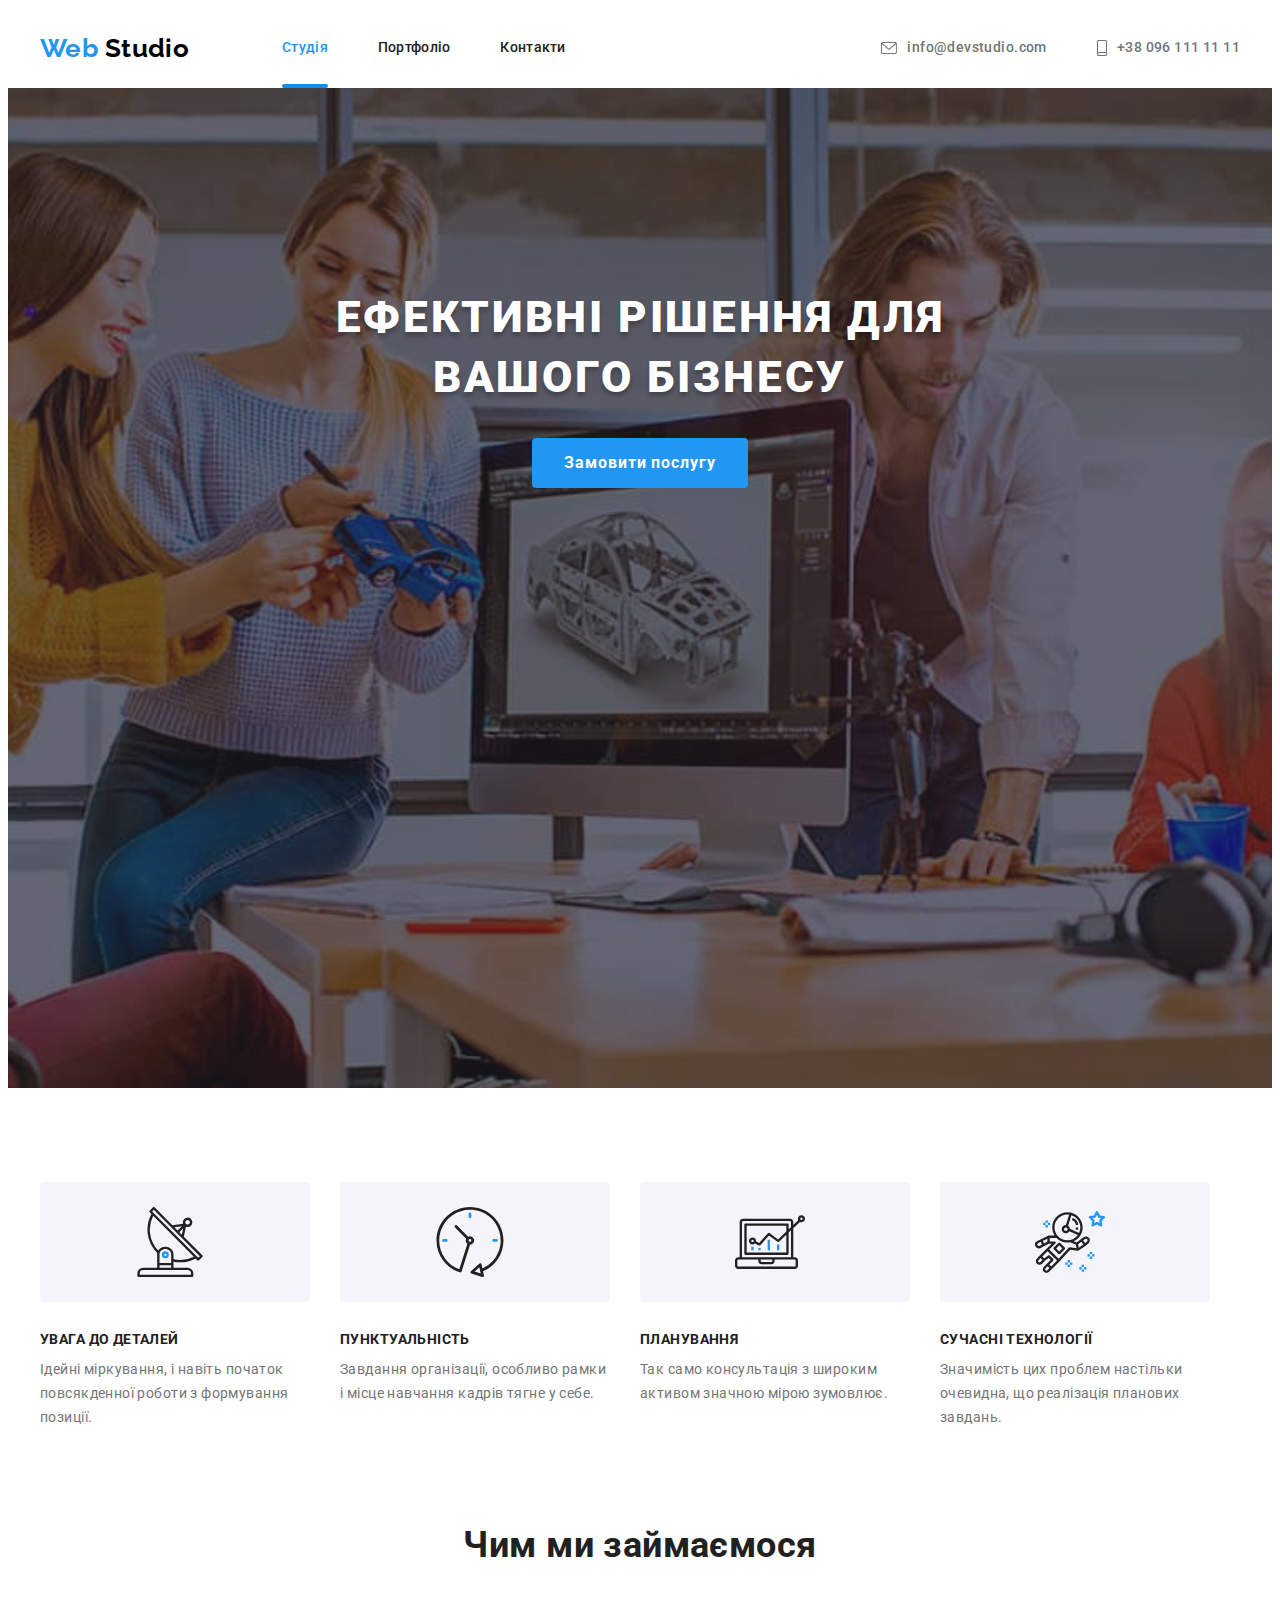
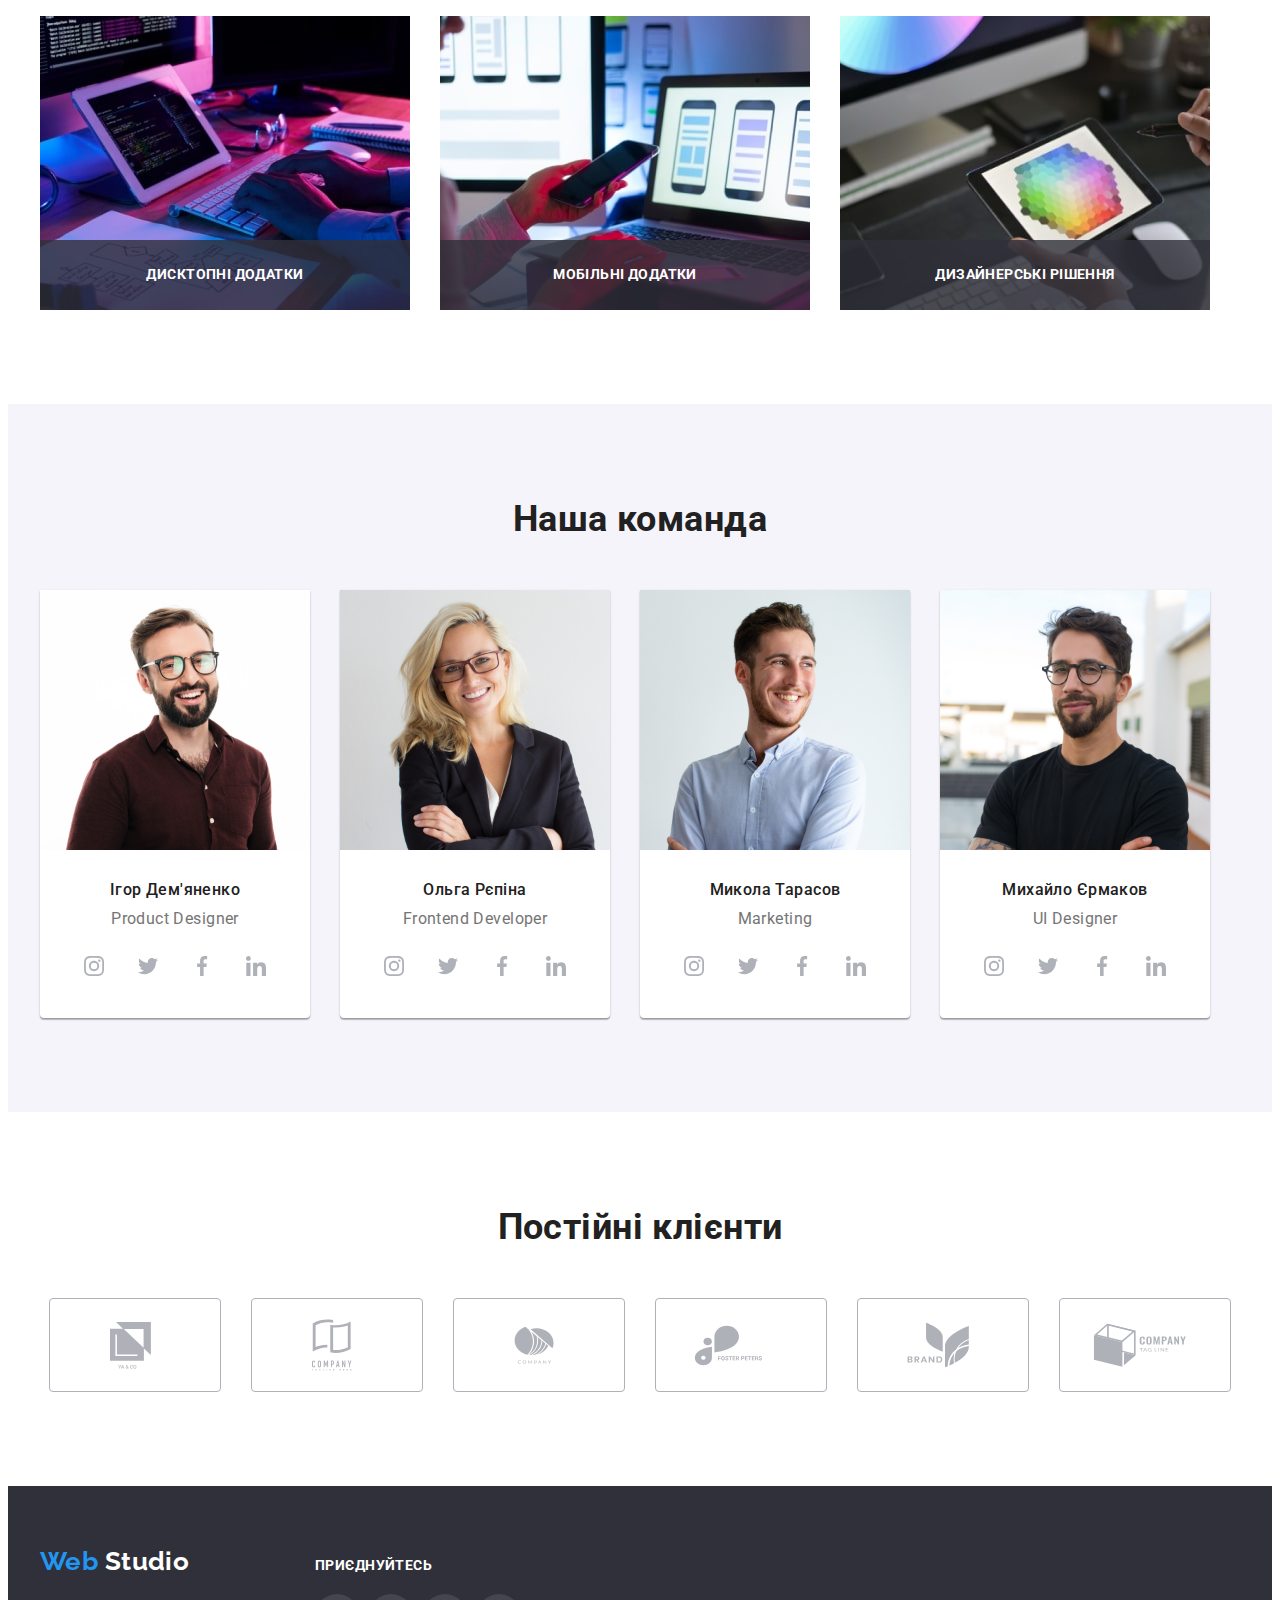
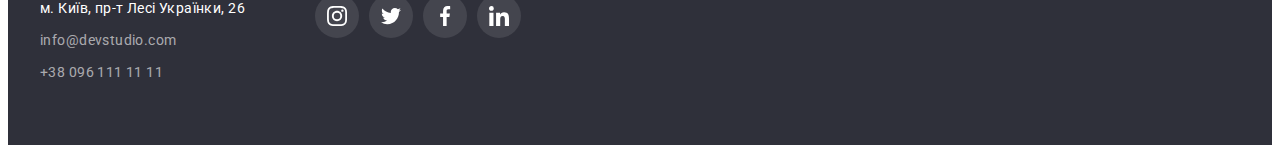
<file: index.html>
<!DOCTYPE html>
<html lang="en">
  <head>
    <meta charset="UTF-8" />
    <meta http-equiv="X-UA-Compatible" content="IE=edge" />
    <meta name="viewport" content="width=device-width, initial-scale=1.0" />
    <title>Document</title>
    <link rel="preconnect" href="https://fonts.googleapis.com" />
    <link rel="preconnect" href="https://fonts.gstatic.com" crossorigin />
    <link
      href="https://fonts.googleapis.com/css2?family=Raleway:wght@700&family=Roboto:wght@400;500;700;900&display=swap"
      rel="stylesheet"
    />
    <link
      rel="stylesheet"
      href="https://cdnjs.cloudflare.com/ajax/libs/modern-normalize/1.1.0/modern-normalize.min.css"
      integrity="sha512-wpPYUAdjBVSE4KJnH1VR1HeZfpl1ub8YT/NKx4PuQ5NmX2tKuGu6U/JRp5y+Y8XG2tV+wKQpNHVUX03MfMFn9Q=="
      crossorigin="anonymous"
      referrerpolicy="no-referrer"
    />
    <link rel="stylesheet" href="./css/styles.css" />
  </head>
  <body>
    <header>
      <!--Nav menu-->
      <div class="conteiner-head head-flex">
        <nav class="nav-flex">
          <a class="logo" href="./index.html">
            Web
            <span class="logo-studio">Studio</span>
          </a>

          <ul class="nav">
            <li class="item">
              <a class="nav-link studio current" href="./index.html">Студія</a>
            </li>
            <li class="item">
              <a class="nav-link portfolio" href="./portfolio.html">Портфоліо</a>
            </li>
            <li class="item">
              <a class="nav-link contacts" href="">Контакти</a>
            </li>
          </ul>
        </nav>

        <!--Contacts-->
        <ul class="contacts">
          <li class="item">
            <a class="mail svg-contacts" href="mailto:info@devstudio.com">
              <svg class="svg-icons" width="16px" height="12px">
                <use href="./images/sprite.svg#icon-envelope"></use>
              </svg>
              info@devstudio.com
            </a>
          </li>
          <li class="item">
            <a class="tel svg-contacts" href="tel:+380961111111">
              <svg class="svg-icons" width="10px" height="16px">
                <use href="./images/sprite.svg#icon-smartphone"></use>
              </svg>
              +38 096 111 11 11
            </a>
          </li>
        </ul>
      </div>
    </header>
    <!--Banner-->
    <main>
      <section class="hero">
        <div class="conteiner">
          <h1 class="heero-title">Ефективні рішення для вашого бізнесу</h1>
          <button class="button" data-modal-open type="button">Замовити послугу</button>
        </div>
      </section>

      <!--What makes us special?-->

      <section class="special section">
        <div class="conteiner">
          <h2 class="visually-hidden">Наші особливості</h2>
          <ul class="special-list">
            <li class="special-item item">
              <div class="svg-conteiner">
                <svg class="svg-icons" width="70px" height="70px">
                  <use href="./images/sprite.svg#icon-antenna"></use>
                </svg>
              </div>
              <h3 class="special-title">Увага до деталей</h3>
              <p class="special-content">
                Ідейні міркування, і навіть початок повсякденної роботи з формування позиції.
              </p>
            </li>
            <li class="special-item item">
              <div class="svg-conteiner">
                <svg class="svg-icons" width="70px" height="70px">
                  <use href="./images/sprite.svg#icon-clock"></use>
                </svg>
              </div>
              <h3 class="special-title">Пунктуальність</h3>
              <p class="special-content">
                Завдання організації, особливо рамки і місце навчання кадрів тягне у себе.
              </p>
            </li>
            <li class="special-item item">
              <div class="svg-conteiner">
                <svg class="svg-icons" width="70px" height="70px">
                  <use href="./images/sprite.svg#icon-diagram"></use>
                </svg>
              </div>
              <h3 class="special-title">Планування</h3>
              <p class="special-content">
                Так само консультація з широким активом значною мірою зумовлює.
              </p>
            </li>
            <li class="special-item item">
              <div class="svg-conteiner">
                <svg class="svg-icons" width="70px" height="70px">
                  <use href="./images/sprite.svg#icon-astronaut"></use>
                </svg>
              </div>
              <h3 class="special-title">Сучасні технології</h3>
              <p class="special-content">
                Значимість цих проблем настільки очевидна, що реалізація планових завдань.
              </p>
            </li>
          </ul>
        </div>
      </section>

      <!-- /*Блок Чем мы занимаемся */ -->

      <section class="proffesional section">
        <div class="conteiner">
          <h2 class="title busines">Чим ми займаємося</h2>
          <ul class="photo">
            <li class="img">
              <div class="proff-cont">
                <img src="./images/box_1.jpg" alt="Фото програмування" width="370" />

                <p class="proff-discr">Дисктопні додатки</p>
              </div>
            </li>

            <li class="img">
              <div class="proff-cont">
                <img src="./images/box_2.jpg" alt="Фото адаптування" width="370" />

                <p class="proff-discr">Мобільні додатки</p>
              </div>
            </li>

            <li class="img">
              <div class="proff-cont">
                <img src="./images/box_3.jpg" alt="Фото програмування" width="370" />

                <p class="proff-discr">Дизайнерські рішення</p>
              </div>
            </li>
          </ul>
        </div>
      </section>

      <!--Our team-->

      <section class="team section">
        <div class="conteiner">
          <h2 class="title">Наша команда</h2>

          <ul class="team-list">
            <li class="team-item">
              <img
                class="team-images"
                src="./images/proddesigner.jpg"
                alt="Photo_Product_Designer"
                width="270"
              />
              <div class="div-team">
                <h3 class="team-name">Ігор Дем'яненко</h3>
                <p class="team-post">Product Designer</p>
                <ul class="social-link">
                  <li class="social-link-cont">
                    <a
                      href="https://www.instagram.com/"
                      aria-label="Instagram"
                      class="href-social-link"
                    >
                      <svg class="soc-icons" width="20px" height="20px">
                        <use href="./images/sprite.svg#icon-instagram"></use>
                      </svg>
                    </a>
                  </li>
                  <li class="social-link-cont">
                    <a
                      href="https://www.twitter.com/"
                      aria-label="Twitter"
                      class="href-social-link"
                    >
                      <svg class="soc-icons" width="20px" height="20px">
                        <use href="./images/sprite.svg#icon-twitter"></use>
                      </svg>
                    </a>
                  </li>
                  <li class="social-link-cont">
                    <a
                      href="https://www.facebook.com/"
                      aria-label="Facebook"
                      class="href-social-link"
                    >
                      <svg class="soc-icons" width="20px" height="20px">
                        <use href="./images/sprite.svg#icon-facebook"></use>
                      </svg>
                    </a>
                  </li>
                  <li class="social-link-cont">
                    <a
                      href="https://www.linkedin.com/"
                      aria-label="linkedin"
                      class="href-social-link"
                    >
                      <svg class="soc-icons" width="20px" height="20px">
                        <use href="./images/sprite.svg#icon-linkedin"></use>
                      </svg>
                    </a>
                  </li>
                </ul>
              </div>
            </li>

            <li class="team-item">
              <img
                class="team-images"
                src="./images/frontenddeveloper.jpg"
                alt="Photo_Frontend Developer"
                width="270"
              />
              <div class="div-team">
                <h3 class="team-name">Ольга Рєпіна</h3>
                <p class="team-post">Frontend Developer</p>
                <ul class="social-link">
                  <li class="social-link-cont">
                    <a
                      href="https://www.instagram.com/"
                      aria-label="Instagram"
                      class="href-social-link"
                    >
                      <svg class="soc-icons" width="20px" height="20px">
                        <use href="./images/sprite.svg#icon-instagram"></use>
                      </svg>
                    </a>
                  </li>
                  <li class="social-link-cont">
                    <a
                      href="https://www.twitter.com/"
                      aria-label="Twitter"
                      class="href-social-link"
                    >
                      <svg class="soc-icons" width="20px" height="20px">
                        <use href="./images/sprite.svg#icon-twitter"></use>
                      </svg>
                    </a>
                  </li>
                  <li class="social-link-cont">
                    <a
                      href="https://www.facebook.com/"
                      aria-label="Facebook"
                      class="href-social-link"
                    >
                      <svg class="soc-icons" width="20px" height="20px">
                        <use href="./images/sprite.svg#icon-facebook"></use>
                      </svg>
                    </a>
                  </li>
                  <li class="social-link-cont">
                    <a
                      href="https://www.linkedin.com/"
                      aria-label="linkedin"
                      class="href-social-link"
                    >
                      <svg class="soc-icons" width="20px" height="20px">
                        <use href="./images/sprite.svg#icon-linkedin"></use>
                      </svg>
                    </a>
                  </li>
                </ul>
              </div>
            </li>

            <li class="team-item">
              <img
                class="team-images"
                src="./images/marketing.jpg"
                alt="Photo_Marketing"
                width="270"
              />
              <div class="div-team">
                <h3 class="team-name">Микола Тарасов</h3>
                <p class="team-post">Marketing</p>
                <ul class="social-link">
                  <li class="social-link-cont">
                    <a
                      href="https://www.instagram.com/"
                      aria-label="Instagram"
                      class="href-social-link"
                    >
                      <svg class="soc-icons" width="20px" height="20px">
                        <use href="./images/sprite.svg#icon-instagram"></use>
                      </svg>
                    </a>
                  </li>
                  <li class="social-link-cont">
                    <a
                      href="https://www.twitter.com/"
                      aria-label="Twitter"
                      class="href-social-link"
                    >
                      <svg class="soc-icons" width="20px" height="20px">
                        <use href="./images/sprite.svg#icon-twitter"></use>
                      </svg>
                    </a>
                  </li>
                  <li class="social-link-cont">
                    <a
                      href="https://www.facebook.com/"
                      aria-label="Facebook"
                      class="href-social-link"
                    >
                      <svg class="soc-icons" width="20px" height="20px">
                        <use href="./images/sprite.svg#icon-facebook"></use>
                      </svg>
                    </a>
                  </li>
                  <li class="social-link-cont">
                    <a
                      href="https://www.linkedin.com/"
                      aria-label="linkedin"
                      class="href-social-link"
                    >
                      <svg class="soc-icons" width="20px" height="20px">
                        <use href="./images/sprite.svg#icon-linkedin"></use>
                      </svg>
                    </a>
                  </li>
                </ul>
              </div>
            </li>

            <li class="team-item">
              <img
                class="team-images"
                src="./images/uidesigner.jpg"
                alt="Photo_UI_Designer"
                width="270"
              />
              <div class="div-team">
                <h3 class="team-name">Михайло Єрмаков</h3>
                <p class="team-post">UI Designer</p>
                <ul class="social-link">
                  <li class="social-link-cont">
                    <a
                      href="https://www.instagram.com/"
                      aria-label="Instagram"
                      class="href-social-link"
                    >
                      <svg class="soc-icons" width="20px" height="20px">
                        <use href="./images/sprite.svg#icon-instagram"></use>
                      </svg>
                    </a>
                  </li>
                  <li class="social-link-cont">
                    <a
                      href="https://www.twitter.com/"
                      aria-label="Twitter"
                      class="href-social-link"
                    >
                      <svg class="soc-icons" width="20px" height="20px">
                        <use href="./images/sprite.svg#icon-twitter"></use>
                      </svg>
                    </a>
                  </li>
                  <li class="social-link-cont">
                    <a
                      href="https://www.facebook.com/"
                      aria-label="Facebook"
                      class="href-social-link"
                    >
                      <svg class="soc-icons" width="20px" height="20px">
                        <use href="./images/sprite.svg#icon-facebook"></use>
                      </svg>
                    </a>
                  </li>
                  <li class="social-link-cont">
                    <a
                      href="https://www.linkedin.com/"
                      aria-label="linkedin"
                      class="href-social-link"
                    >
                      <svg class="soc-icons" width="20px" height="20px">
                        <use href="./images/sprite.svg#icon-linkedin"></use>
                      </svg>
                    </a>
                  </li>
                </ul>
              </div>
            </li>
          </ul>
        </div>
      </section>

      <!-- Regular customers -->

      <section class="regular-section section">
        <div class="conteiner">
          <h2 class="title">Постійні клієнти</h2>
          <ul class="regular-cust-flex">
            <li class="regular-cust">
              <a href="" class="regular-link">
                <svg class="svg-icons" width="41px" height="47px">
                  <use href="./images/sprite.svg#icon-Union"></use>
                </svg>
              </a>
            </li>
            <li class="regular-cust">
              <a href="" class="regular-link">
                <svg class="svg-icons" width="40px" height="52px">
                  <use href="./images/sprite.svg#icon-group_0"></use>
                </svg>
              </a>
            </li>
            <li class="regular-cust">
              <a href="" class="regular-link">
                <svg class="svg-icons" width="40px" height="52px">
                  <use href="./images/sprite.svg#icon-group_1"></use>
                </svg>
              </a>
            </li>
            <li class="regular-cust">
              <a href="" class="regular-link">
                <svg class="svg-icons" width="85px" height="41px">
                  <use href="./images/sprite.svg#icon-group_2"></use>
                </svg>
              </a>
            </li>
            <li class="regular-cust">
              <a href="" class="regular-link">
                <svg class="svg-icons" width="63px" height="46px">
                  <use href="./images/sprite.svg#icon-group_3"></use>
                </svg>
              </a>
            </li>
            <li class="regular-cust">
              <a href="" class="regular-link">
                <svg class="svg-icons" width="94px" height="44px">
                  <use href="./images/sprite.svg#icon-group_4"></use>
                </svg>
              </a>
            </li>
          </ul>
        </div>
      </section>
    </main>
    <!--Footer-->
    <footer class="footer">
      <div class="conteiner conteiner-adres">
        <div class="adress-left">
          <a class="logo" href="./index.html">
            Web
            <span class="logo-studio-collor">Studio</span>
          </a>
          <address class="adres conteiner-footer-flex">
            <ul class="address-list">
              <li class="address-item">
                <a
                  class="address-position"
                  href="https://goo.gl/maps/iZfFcjyfjf4LChwR7"
                  target="_blank"
                  rel="noopener noreferrer"
                >
                  <span class="address">м. Київ, пр-т Лесі Українки, 26</span></a
                >
              </li>
              <li class="item">
                <a class="contacts-foot" href="mailto:info@devstudio.com">info@devstudio.com</a>
              </li>
              <li class="item">
                <a class="contacts-foot" href="tel:+380961111111">+38 096 111 11 11</a>
              </li>
            </ul>
          </address>
        </div>
        <!-- Средняя часть футера с линками на соц сети -->
        <div class="center-footer">
          <p class="title-footer">Приєднуйтесь</p>
          <ul class="footer-link">
            <li class="social-link-cont-foot">
              <a href="https://www.instagram.com/" aria-label="Instagram" class="href-footer-link">
                <svg class="soc-icons" width="20px" height="20px">
                  <use href="./images/sprite.svg#icon-instagram"></use>
                </svg>
              </a>
            </li>
            <li class="social-link-cont-foot">
              <a href="https://www.twitter.com/" aria-label="Twitter" class="href-footer-link">
                <svg class="soc-icons" width="20px" height="20px">
                  <use href="./images/sprite.svg#icon-twitter"></use>
                </svg>
              </a>
            </li>
            <li class="social-link-cont-foot">
              <a href="https://www.facebook.com/" aria-label="Facebook" class="href-footer-link">
                <svg class="soc-icons" width="20px" height="20px">
                  <use href="./images/sprite.svg#icon-facebook"></use>
                </svg>
              </a>
            </li>
            <li class="social-link-cont-foot">
              <a href="https://www.linkedin.com/" aria-label="linkedin" class="href-footer-link">
                <svg class="soc-icons" width="20px" height="20px">
                  <use href="./images/sprite.svg#icon-linkedin"></use>
                </svg>
              </a>
            </li>
          </ul>
        </div>
      </div>
    </footer>
    <!-- Модальное окно -->
    <div class="backdrop is-hidden" data-modal>
      <div class="modal">
        <p>
          Lorem ipsum dolor sit amet consectetur adipisicing elit. Quam soluta, nemo voluptatibus,
          sed ab expedita corrupti consequatur commodi quo cupiditate sint ratione perspiciatis qui
          facere ipsum optio ipsa repellendus animi.
        </p>
        <button class="modal-button" data-modal-close type="button">
          <img src="./images/close1.svg" alt="Закрити" />
        </button>
      </div>
    </div>
    <script src="./js/modal.js"></script>
  </body>
</html>
<!--Readi quest-->
</file>
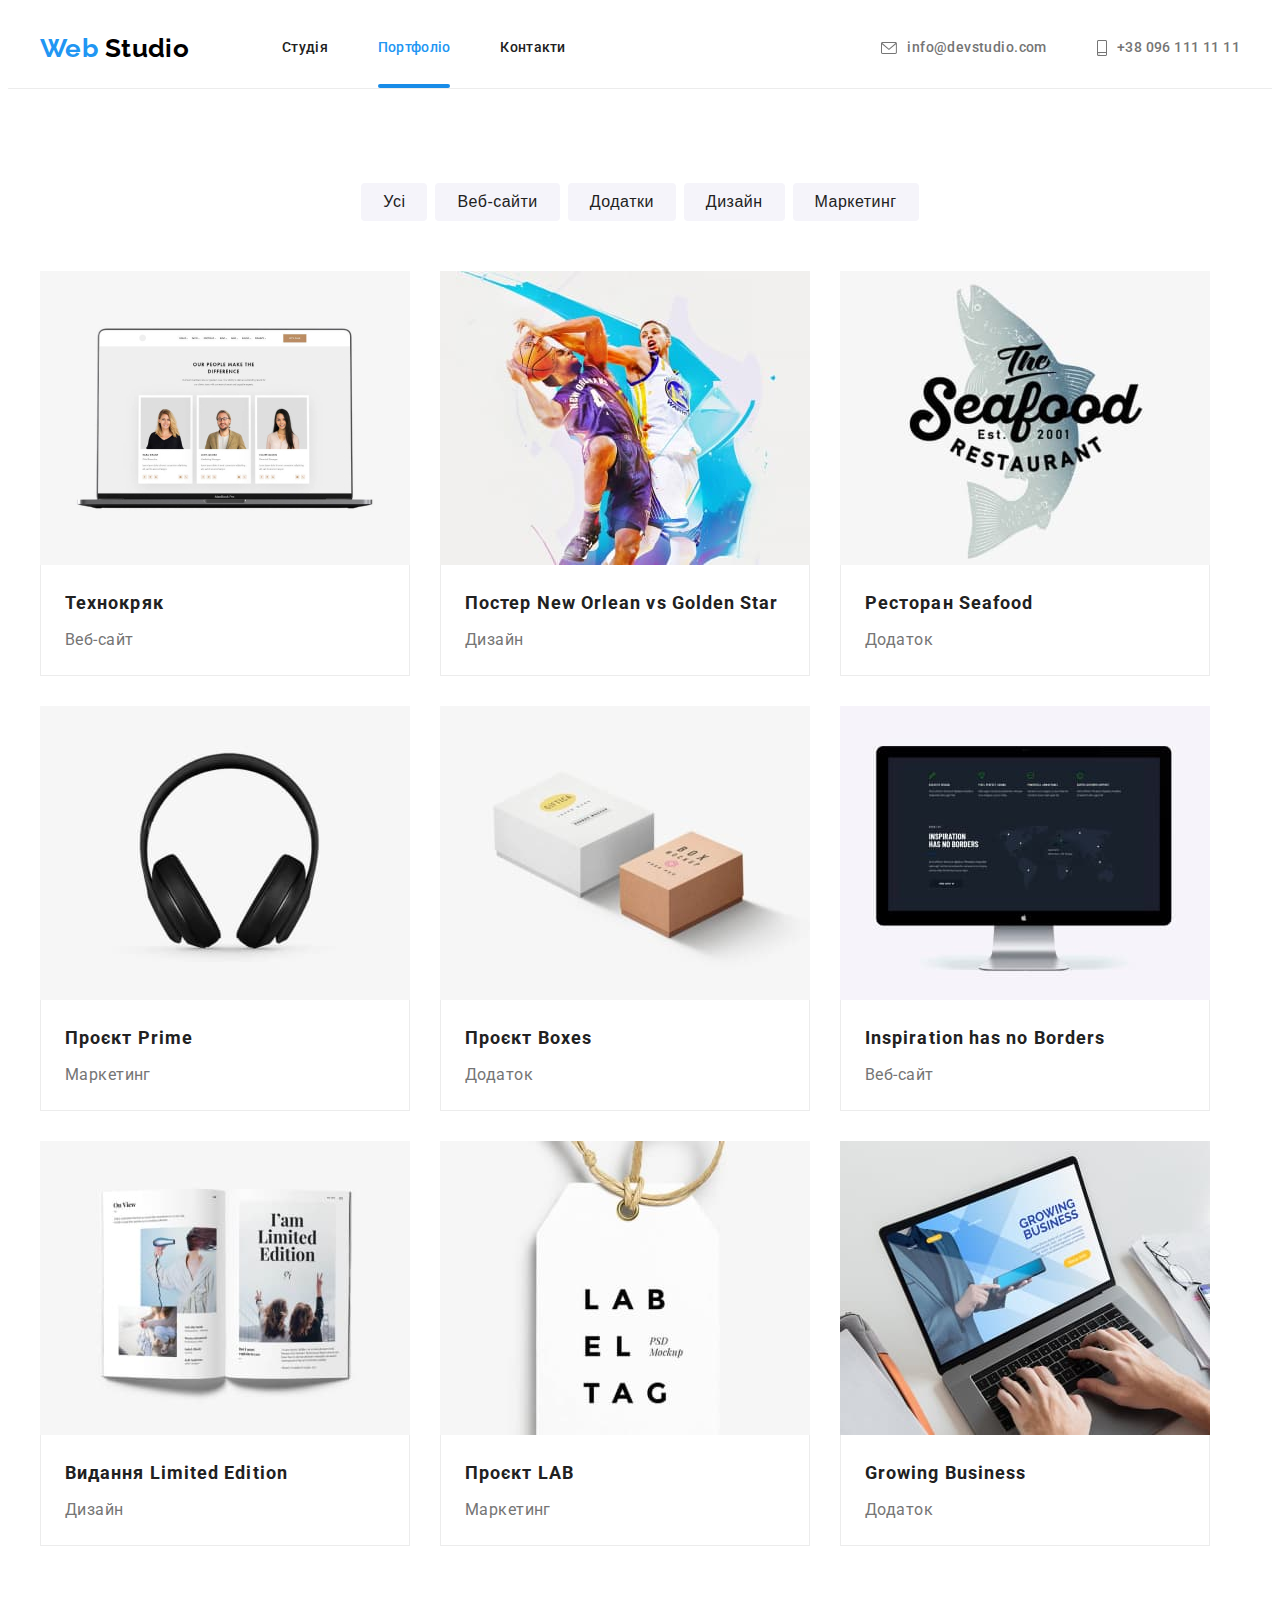
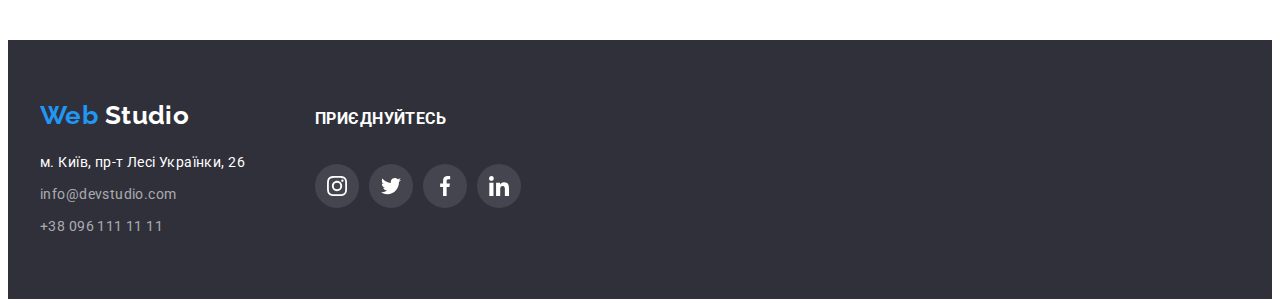
<file: portfolio.html>
<!DOCTYPE html>
<html lang="en">
  <head>
    <meta charset="UTF-8" />
    <meta http-equiv="X-UA-Compatible" content="IE=edge" />
    <meta name="viewport" content="width=device-width, initial-scale=1.0" />
    <title>Document</title>
    <link rel="preconnect" href="https://fonts.googleapis.com" />
    <link rel="preconnect" href="https://fonts.gstatic.com" crossorigin />
    <link
      href="https://fonts.googleapis.com/css2?family=Raleway:wght@700&family=Roboto:wght@400;500;700;900&display=swap"
      rel="stylesheet"
    />
    <link
      rel="stylesheet"
      href="https://cdnjs.cloudflare.com/ajax/libs/modern-normalize/1.1.0/modern-normalize.min.css"
      integrity="sha512-wpPYUAdjBVSE4KJnH1VR1HeZfpl1ub8YT/NKx4PuQ5NmX2tKuGu6U/JRp5y+Y8XG2tV+wKQpNHVUX03MfMFn9Q=="
      crossorigin="anonymous"
      referrerpolicy="no-referrer"
    />
    <link rel="stylesheet" href="./css/styles.css" />
  </head>
  <body>
    <header>
      <!--Nav menu-->
      <div class="conteiner-head head-flex">
        <nav class="nav-flex">
          <a class="logo" href="./index.html">
            Web
            <span class="logo-studio">Studio</span>
          </a>

          <ul class="nav">
            <li class="item">
              <a class="nav-link studio" href="./index.html">Студія</a>
            </li>
            <li class="item">
              <a class="nav-link portfolio current" href="./portfolio.html"
                >Портфоліо</a
              >
            </li>
            <li class="item">
              <a class="nav-link contacts" href="">Контакти</a>
            </li>
          </ul>
        </nav>

        <!--Contacts-->
        <ul class="contacts">
          <li class="item">
            <a class="mail svg-contacts" href="mailto:info@devstudio.com">
              <svg class="svg-icons" width="16px" height="12px">
                <use href="./images/sprite.svg#icon-envelope"></use>
              </svg>
              info@devstudio.com
            </a>
          </li>
          <li class="item">
            <a class="tel svg-contacts" href="tel:+380961111111">
              <svg class="svg-icons" width="10px" height="16px">
                <use href="./images/sprite.svg#icon-smartphone"></use>
              </svg>
              +38 096 111 11 11
            </a>
          </li>
        </ul>
      </div>
    </header>
    <main>
      <!-- Filters -->
      <section class="portfolio section portfolio-border">
        <div class="conteiner">
          <ul class="button-portfolio">
            <li class="but">
              <button class="button-filters" type="button">Усі</button>
            </li>
            <li class="but">
              <button class="button-filters" type="button">Веб-сайти</button>
            </li>
            <li class="but">
              <button class="button-filters" type="button">Додатки</button>
            </li>
            <li class="but">
              <button class="button-filters" type="button">Дизайн</button>
            </li>
            <li class="but">
              <button class="button-filters" type="button">Маркетинг</button>
            </li>
          </ul>

          <!-- Portfolio -->
          <h1 class="visually-hidden">Портфоліо</h1>
          <!-- h2 потім скирю, вирішив вказати для семантичності  -->
          <ul class="portfolio-list">
            
                 <li class="portfolio-item">
                  <div class="cards">
              <div class="box">
              <a href="" class="portfolio-link">
                <img
                  class="portfolio-img"
                  src="./images/portfolio_img/img_2.jpg"
                  alt="Технокряк"
                  width="370"
                                  />
                <div class="overley">
                <p class="portfolio-discr">Ресурс пропонує комплексні пропозиції з різним рівнем функціоналу та сервісів. Все це дозволить відвідувачу отримати вичерпні відомості про компанію чи приватну особу.</p>
                </div>
              </div>
                <div class="products">
                  <h2 class="portfolio-title">Технокряк</h2>
                  <p class="portfolio-content">Веб-сайт</p>
                </div>
              </a>
              </div>
            </li>
            <li class="portfolio-item">
              <div class="box">
              <a href="" class="portfolio-link">
                <img
                  class="portfolio-img"
                  src="./images/portfolio_img/img_9.jpg"
                  alt="Постер New Orlean vs Golden Star"
                  width="370"
                />
                 <div class="overley">
                <p class="portfolio-discr">Ресурс пропонує комплексні пропозиції з різним рівнем функціоналу та сервісів. Все це дозволить відвідувачу отримати вичерпні відомості про компанію чи приватну особу.</p>
                </div>
                
                </div>
                <div class="products">
                  <h2 class="portfolio-title">
                    Постер New Orlean vs Golden Star
                  </h2>
                  <p class="portfolio-content">Дизайн</p>
                </div>
              </a>
            </li>
            <li class="portfolio-item">
              <div class="box">
              <a href="" class="portfolio-link">
                <img
                  class="portfolio-img"
                  src="./images/portfolio_img/img_1.jpg"
                  alt="Ресторан Seafood"
                  width="370"
                />
                 <div class="overley">
                <p class="portfolio-discr">Ресурс пропонує комплексні пропозиції з різним рівнем функціоналу та сервісів. Все це дозволить відвідувачу отримати вичерпні відомості про компанію чи приватну особу.</p>
                </div>
                </div>
                <div class="products">
                  <h2 class="portfolio-title">Ресторан Seafood</h2>
                  <p class="portfolio-content">Додаток</p>
                </div>
              </a>
            </li>
            <li class="portfolio-item">
              <div class="box">
              <a href="" class="portfolio-link">
                <img
                  class="portfolio-img"
                  src="./images/portfolio_img/img_3.jpg"
                  alt="Проєкт Prime"
                  width="370"
                />
                 <div class="overley">
                <p class="portfolio-discr">Ресурс пропонує комплексні пропозиції з різним рівнем функціоналу та сервісів. Все це дозволить відвідувачу отримати вичерпні відомості про компанію чи приватну особу.</p>
                </div>
                </div>
                <div class="products">
                  <h2 class="portfolio-title">Проєкт Prime</h2>
                  <p class="portfolio-content">Маркетинг</p>
                </div>
              </a>
            </li>
            <li class="portfolio-item">
              <div class="box">
              <a href="" class="portfolio-link">
                <img
                  class="portfolio-img"
                  src="./images/portfolio_img/img_4.jpg"
                  alt="Проєкт Boxes"
                  width="370"
                />
                 <div class="overley">
                <p class="portfolio-discr">Ресурс пропонує комплексні пропозиції з різним рівнем функціоналу та сервісів. Все це дозволить відвідувачу отримати вичерпні відомості про компанію чи приватну особу.</p>
                </div>
                </div>
                <div class="products">
                  <h2 class="portfolio-title">Проєкт Boxes</h2>
                  <p class="portfolio-content">Додаток</p>
                </div>
              </a>
            </li>
            <li class="portfolio-item">
              <div class="box">
              <a href="" class="portfolio-link">
                <img
                  class="portfolio-img"
                  src="./images/portfolio_img/img_5.jpg"
                  alt="Inspiration has no Borders"
                  width="370"
                />
                 <div class="overley">
                <p class="portfolio-discr">Ресурс пропонує комплексні пропозиції з різним рівнем функціоналу та сервісів. Все це дозволить відвідувачу отримати вичерпні відомості про компанію чи приватну особу.</p>
                </div>
                </div>
                <div class="products">
                  <h2 class="portfolio-title">Inspiration has no Borders</h2>
                  <p class="portfolio-content">Веб-сайт</p>
                </div>
              </a>
            </li>
            <li class="portfolio-item">
              <div class="box">
              <a href="" class="portfolio-link">
                <img
                  class="portfolio-img"
                  src="./images/portfolio_img/img_6.jpg"
                  alt="Видання Limited Edition"
                  width="370"
                />
                 <div class="overley">
                <p class="portfolio-discr">Ресурс пропонує комплексні пропозиції з різним рівнем функціоналу та сервісів. Все це дозволить відвідувачу отримати вичерпні відомості про компанію чи приватну особу.</p>
                </div>
                </div>
                <div class="products">
                  <h2 class="portfolio-title">Видання Limited Edition</h2>
                  <p class="portfolio-content">Дизайн</p>
                </div>
              </a>
            </li>
            <li class="portfolio-item">
              <div class="box">
              <a href="" class="portfolio-link">
                <img
                  class="portfolio-img"
                  src="./images/portfolio_img/img_7.jpg"
                  alt="Проєкт LAB"
                  width="370"
                />
                 <div class="overley">
                <p class="portfolio-discr">Ресурс пропонує комплексні пропозиції з різним рівнем функціоналу та сервісів. Все це дозволить відвідувачу отримати вичерпні відомості про компанію чи приватну особу.</p>
                </div>
                </div>
                <div class="products">
                  <h2 class="portfolio-title">Проєкт LAB</h2>
                  <p class="portfolio-content">Маркетинг</p>
                </div>
              </a>
            </li>
            <li class="portfolio-item">
              <div class="box">
              <a href="" class="portfolio-link">
                <img
                  class="portfolio-img"
                  src="./images/portfolio_img/img_8.jpg"
                  alt="Growing Business"
                  width="370"
                />
                 <div class="overley">
                <p class="portfolio-discr">Ресурс пропонує комплексні пропозиції з різним рівнем функціоналу та сервісів. Все це дозволить відвідувачу отримати вичерпні відомості про компанію чи приватну особу.</p>
                </div>
                </div>
                <div class="products">
                  <h2 class="portfolio-title">Growing Business</h2>
                  <p class="portfolio-content">Додаток</p>
                </div>
              </a>
            </li>
          </ul>
        </div>
      </section>
    </main>
    <!--Footer-->
    <footer class="footer">
      <div class="conteiner">
        <div class="conteiner-adres">
          <div class="adress-left">
            <a class="logo" href="./index.html">
              Web
              <span class="logo-studio-collor">Studio</span>
            </a>
            <address class="adres conteiner-footer-flex">
              <ul class="address-list">
                <li class="address-item">
                  <a
                    class="address-position"
                    href="https://goo.gl/maps/iZfFcjyfjf4LChwR7"
                    target="_blank"
                    rel="noopener noreferrer"
                  >
                    <span class="address"
                      >м. Київ, пр-т Лесі Українки, 26</span
                    ></a
                  >
                </li>
                <li class="item">
                  <a class="contacts-foot" href="mailto:info@devstudio.com"
                    >info@devstudio.com</a
                  >
                </li>
                <li class="item">
                  <a class="contacts-foot" href="tel:+380961111111"
                    >+38 096 111 11 11</a
                  >
                </li>
              </ul>
            </address>
          </div>
          <!-- Средняя часть футера с линками на соц сети -->
          <div class="center-footer">
            <h3 class="title-footer">Приєднуйтесь</h3>
            <ul class="footer-link">
              <li class="social-link-cont">
                <a
                  href="https://www.instagram.com/"
                  aria-label="Instagram"
                  class="href-footer-link"
                >
                  <svg class="soc-icons" width="20px" height="20px">
                    <use href="./images/sprite.svg#icon-instagram"></use>
                  </svg>
                </a>
              </li>
              <li class="social-link-cont">
                <a
                  href="https://www.twitter.com/"
                  aria-label="Twitter"
                  class="href-footer-link"
                >
                  <svg class="soc-icons" width="20px" height="20px">
                    <use href="./images/sprite.svg#icon-twitter"></use>
                  </svg>
                </a>
              </li>
              <li class="social-link-cont">
                <a
                  href="https://www.facebook.com/"
                  aria-label="Facebook"
                  class="href-footer-link"
                >
                  <svg class="soc-icons" width="20px" height="20px">
                    <use href="./images/sprite.svg#icon-facebook"></use>
                  </svg>
                </a>
              </li>
              <li class="social-link-cont">
                <a
                  href="https://www.linkedin.com/"
                  aria-label="linkedin"
                  class="href-footer-link"
                >
                  <svg class="soc-icons" width="20px" height="20px">
                    <use href="./images/sprite.svg#icon-linkedin"></use>
                  </svg>
                </a>
              </li>
            </ul>
          </div>
        </div>
      </div>
    </footer>
  </body>
</html>
<!--Readi quest-->
</file>
<file: css/styles.css>
:root {
  --brand-color-left: #2196F3;
  --brand-color-right: #000000;
  --brand-color-fut: #FFFFFF;
  --hover-color: #2196F3;
  --nav-color: #212121;
  --contacts-color: #757575;
  --hero-bg-color: #2F303A;
  --light-collor: #FFFFFF;
  --button-color: #2196F3;
  --button-hover-color: #188CE8;
  --spec-content-color: #757575;
  --team-content-color: #F5F4FA; 
  --footer-color: #2F303A;
  --cont-foot-color: #ffffff99;
  --button-filters-color: #F5F4FA;
  --portfolio-content-color: #757575;
  --soft-color: #212121;
  --border-color-top: #ECECEC;
  --icons-color: #AFB1B8;
  --hover-overley: rgba(33, 150, 243, 0.9);
  --cubic-bezier: cubic-bezier(0.4, 0, 0.2, 1);
}

/* Базовые стили */
body {
  font-family: 'Roboto';
  font-size: 14px;
  color: var(--soft-color);
  letter-spacing: 0.03em;
  background-color: var(--light-collor);
  
}

h1, h2, h3, p, ul {
  margin: 0;
  padding: 0;
}
li {
  list-style-type: none;
}

img {
  display: block;
  max-width: 100%;
  height: auto;
}

a {
  text-decoration: none;
}

.conteiner {
  margin: 0 auto;
  width: 1200px;
  padding-left: 15px;
  padding-right: 15px;
}

/* Оформление */

.section {
  padding-top: 94px;
  padding-bottom: 94px;
}
/* Оформлення логотипу */
.logo {
text-decoration: none;
font-family: 'Raleway';
  font-weight: 700;
  font-size: 26px;
  line-height: 1.19;
  color: var(--brand-color-left);
}
/* Друга частина лого */
.logo-studio {
  text-decoration: none;
font-family: 'Raleway';
  font-weight: 700;
  font-size: 26px;
  line-height: 1.19;
  color: var(--brand-color-right);
}
/* Частина лого у футері (біла)*/
.logo-studio-collor {
font-family: 'Raleway';
  font-weight: 700;
  font-size: 26px;
  line-height: 1.19;
  color: var(--brand-color-fut);
}

/* Навігація сайту */
.nav-link {
  display: block;
  padding-top: 32px;
  padding-bottom: 32px;
  text-decoration: none;
  list-style: none;
    font-weight: 500;
    line-height: 1.14;
    letter-spacing: 0.02em;
    color: var(--nav-color);
    transition-property: color;
      transition-duration: 250ms;
      transition-timing-function: var(--cubic-bezier);

}

/* Подведение линии под навигацией */
.nav .studio.current::after,
.nav .portfolio.current::after
 {
  content: "";
  position: absolute;
  bottom: 0;
  left: 0;
  width: 100%;
  height: 4px;
  border-radius: 2px;
  background-color: var(--button-hover-color);
}

/* Оформление шапки */
.head-flex {
  display: flex;
  align-items: center;
  height: 80px;

}
.nav .item {
  margin-right: 50px;
}

.nav .item:last-child {
  margin-right: 0;

}

.nav-flex {
  display: flex;
  align-items: center;
}
.nav {
  display: flex;
  margin-left: 93px;
}
.nav-link:hover, 
.nav-link:focus {
  color: var(--hover-color);
}

.nav .studio.current,
.nav .portfolio.current {
  position: relative;
  color: var(--hover-color);
}


.conteiner-bottom.portf {
  margin-bottom: 94px;
}

.conteiner-head {
  margin-left: auto;
  margin-right: auto;
  width: 1200px;
  padding-left: 15px;
  padding-right: 15px;
}





/* Контакти сайту */
.contacts a {
  display: flex;
  align-items: center;
    font-weight: 500;
    line-height: 1.14;
    text-decoration: none;
    color: var(--contacts-color);
    transition-property: color;
      transition-duration: 250ms;
      transition-timing-function: var(--cubic-bezier);


}

.contacts a:hover,
.contacts a:focus {
color: var(--hover-color);
}


.contacts {
  display:flex;
  margin-left: auto;
  align-items: center;

  
}

.contacts .item {
  margin-right: 50px;
}

.contacts .item:last-child {
  margin-right: 0;
}


.svg-icons{
    margin-right: 10px;
    fill: currentColor;
}


.svg-contacts-conteiner {
  display: block;
  
}
/* Стилі на основний заголовок  */

.hero {
  max-width: 1600px;
  height: 600px;
  margin-left: auto;
  margin-right: auto;
  text-align: center;
  padding: 200px 0;
  background-image: linear-gradient( to right, rgba(47, 48, 58, 0.4), rgba(47, 48, 58, 0.4) ), url(../images/bg_mode.jpg);
  background-color: var(--hero-bg-color);
  background-repeat: no-repeat;
  background-position: center;
  background-size: cover;
}

.heero-title {
  font-weight: 900;
    font-size: 44px;
    line-height: 1.36;
    width: 696px;
    margin: 0 auto;
    margin-bottom: 30px;
    letter-spacing: 0.06em;
    text-transform: uppercase;
    color: var(--light-collor);
    text-shadow: 0px 4px 4px rgba(0, 0, 0, 0.25);
  
}
/* Стилі на кнопку під основним банером */
.button {
    font-family: inherit;
    font-weight: 700;
    font-size: 16px;
    line-height: 1.88;
    align-items: center;
    text-align: center;
    letter-spacing: 0.06em;
    border-radius: 4px;
    padding: 10px 32px;
    min-width: 216px;
    border: none;
    background: var(--button-color);
      color: var(--light-collor);
      transition-property: color;
        transition-duration: 250ms;
        transition-timing-function: var(--cubic-bezier);
}

.button:hover,
.button:focus {
  background: var(--button-hover-color);
    box-shadow: 0px 4px 4px rgba(0, 0, 0, 0.15);
}

.button,
.button-filters {
  cursor: pointer;
}
/* Скриваємо заголовок h2 та h1 у портфоліо */
.visually-hidden {
  position: absolute;
  white-space: nowrap;
  width: 1px;
  height: 1px;
  overflow: hidden;
  border: 0;
  padding: 0;
  clip: rect(0 0 0 0);
  clip-path: inset(50%);
  margin: -1px;
}


/* Блок Наши особенности  */

.svg-conteiner {
  width: 270px;
  height: 120px;
  background-color: var(--team-content-color);
  display: flex;
  justify-content: center;
  align-items: center;
  margin-bottom: 30px;
  border-radius: 4px;
}


.special-list {
  display: flex;
  flex-wrap: wrap;
}

.special-list .item {
  width: 270px;
}

.special-list .item + .item {
  margin-left: 30px;
}



.special-title {
    font-weight: 700;
    line-height: 1.14;
    text-transform: uppercase;
    font-size: 14px;
    margin-bottom: 10px;

}

.conteiner.speccial {
  margin-bottom: 94px;
}


.special-content {
    line-height: 1.71;
    color: var(--spec-content-color);
}

.title {
    font-weight: 700;
    font-size: 36px;
    line-height: 1.17;
    text-align: center;
}

.photo {
  display: flex;
  flex-wrap: wrap;
}
.img + .img {
  margin-left: 30px;
}

/*  Блок Чем мы занимаемся  */

.conteiner .busines {
  margin-bottom: 50px;
}
.proffesional {
  padding-top: 0;
}

.img {
  position: relative;
}

.proff-discr {
  display: flex;
  justify-content: center;
 align-items: center;
  position: absolute;
  bottom: 0;
  background-color: rgba(47, 48, 58, 0.8);
  height: 70px;
  width: 100%;
  font-weight: 700;
    line-height: 1.14;
    text-transform: uppercase;
    color: var(--light-collor);

}

/* Блок Наша команда  */

.team-list {
  display: flex;
  flex-wrap: wrap;
}

.team-list .team-item + .team-item {
  margin-left: 30px;
}

.team .title {
  margin-bottom: 50px;
}
.team-item {
  width: 270px;
  background-color: var(--light-collor);
  box-shadow: 0px 1px 3px rgba(0, 0, 0, 0.12), 0px 1px 1px rgba(0, 0, 0, 0.14), 0px 2px 1px rgba(0, 0, 0, 0.2);
    border-radius: 0px 0px 4px 4px;
}


.team-name {
  margin-bottom: 10px;
}


.team {
  background: var(--team-content-color);
}

.team-name {
font-weight: 500;
  font-size: 16px;
  line-height: 1.19;
  text-align: center;
}

.team-post {
  font-size: 16px;
  line-height: 1.19;
  text-align: center;
  color: var(--spec-content-color);
}

.div-team {
  padding-top: 30px;
  padding-bottom: 30px;
  
}

/* Блок иконок соц сетей в блоке Наша команда */
.social-link {
  display: flex;
  justify-content: center;
}

.href-social-link {
  display: flex;
  width: 44px;
  height: 44px;
  border-radius: 50%;
  justify-content: center;
  align-items: center;
  color: var(--icons-color);
  transition-property: color, background-color;
    transition-duration: 250ms;
    transition-timing-function: var(--cubic-bezier);
}

.soc-icons {
  fill: currentColor;
}

.social-link-cont {
  margin-top: 16px;
}

.social-link-cont:not(:last-child){
  margin-right: 10px;
}

.href-social-link:hover,
.href-social-link:focus {
color: var(--light-collor);
 background-color: var(--hover-color);
}


/* Блок наши клиенты  */

.regular-link {
  display: flex;
  justify-content: center;
  align-items: center;
  width: 170px;
  height: 92px;
  border: 1px solid var(--icons-color);
  color: var(--icons-color);
  border-radius: 4px;
  transition-property: color, border;
  transition-duration: 250ms;
  transition-timing-function: var(--cubic-bezier);
}

.regular-cust:not(:last-child){
  margin-right: 30px;
}

.regular-cust-flex {
  display: flex;
  justify-content: center;
  align-self: center;
}

.regular-section .title {
margin-bottom: 50px;
}

.regular-link:hover,
 .regular-link:focus {
  color: var(--hover-color);
  border: 1px solid var(--hover-color);
}

.svg-icons {
  fill:currentColor
}

.conteiner-portfolio-bottom .title {
  padding-top: 94px;
padding-bottom: 50px;
}



/* Футер сайта  */

.footer.portfolio {
  margin-top: 94px;
}

.footer {
  background: var(--footer-color);
  padding: 60px 0;
}

.contacts-foot {
    text-decoration: none;
    font-weight: 400;
    line-height: 1.71;
    color: var(--cont-foot-color);
    transition-property: color;
      transition-duration: 250ms;
      transition-timing-function: var(--cubic-bezier);

}

.contacts-foot:hover,
.contacts-foot:focus {
  color: var(--hover-color);
}
.address {
text-decoration: none;
line-height: 1.71;
color: var(--light-collor);
transition-property: color;
  transition-duration: 250ms;
  transition-timing-function: var(--cubic-bezier);
}

.address-item {
  line-height: 1.71;
  letter-spacing: 0.03em;
  color: var(--light-collor);
 
}


.title-footer {
  font-weight: 700;
    line-height: 1.14;
    text-transform: uppercase;
    margin-bottom: 20px;
    color: var(--light-collor);
}

.conteiner-adres {
  display: flex;
  align-items: baseline;
}

.footer-link {
  display: flex;
}

.href-footer-link {
  font-weight: 700;
  display: flex;
  width: 44px;
  height: 44px;
  border-radius: 50%;
  justify-content: center;
  align-items: center;
  color: var(--brand-color-fut);
  background: rgba(255, 255, 255, 0.1);

  transition-property: color, background-color;
    transition-duration: 250ms;
    transition-timing-function: var(--cubic-bezier);

}

.href-footer-link:hover,
.href-footer-link:focus {
  background: var(--hover-color)
}

.center-footer {
  margin-left: 70px;
}



.social-link-cont-foot:not(:last-child) {
  margin-right: 10px;
}

.href-social-link-foot:hover,
.href-social-link-foot:focus {
  color: var(--light-collor);
  background-color: var(--hover-color);
}
/* Portfolio */
/* Оформление кнопок в фильтре портфолио */
.button-filters {
  display: block;
  font-weight: 500;
    font-size: 16px;
    line-height: 1.63;
    letter-spacing: 0.03em;
    background-color: var(--button-filters-color);
    color: var(--nav-color);
    border-radius: 4px; 
    border: none;
    padding: 6px 22px;
    transition-property: color, backgroun-color, box-shadow;
      transition-duration: 250ms;
      transition-timing-function: var(--cubic-bezier);
    
}

.button-filters:hover,
.button-filters:focus {
  background-color: var(--button-hover-color);
  color: var(--light-collor);
  box-shadow: 0px 3px 1px rgba(0, 0, 0, 0.1), 0px 1px 2px rgba(0, 0, 0, 0.08), 0px 2px 2px rgba(0, 0, 0, 0.12);
}



/* Карточки портфолио */

.portfolio-list {
  display: flex;
  flex-wrap: wrap;

}
.portfolio-border {
  border-top: 1px solid var(--border-color-top);

}

.portfolio-discr {
  display: flex;
  justify-content: center;
  align-items: center;
  position: absolute;
 top: 50%;
 left: 50%;
 transform: translate(-50%, -50% );
 width: 322px;
  font-size: 18px;
  line-height: 1.56;
  letter-spacing: 0.03em;
  color: var(--light-collor);

}
/* Делаем ефект оверлей на карточки */
.box {
  position: relative;
  overflow: hidden;
}

.portfolio-item:hover .overley,
.portfolio-item:focus .overley {
  transform: translateY(0);
  border: 1px solid #EEEEEE;
  box-shadow: 0px 1px 1px rgba(0, 0, 0, 0.12), 0px 4px 4px rgba(0, 0, 0, 0.06), 1px 4px 6px rgba(0, 0, 0, 0.16);

}

.portfolio-link:hover .overley,
.portfolio-link:focus .overley {
  transform: translateY(0);
  border: 1px solid #EEEEEE;
  box-shadow: 0px 1px 1px rgba(0, 0, 0, 0.12), 0px 4px 4px rgba(0, 0, 0, 0.06), 1px 4px 6px rgba(0, 0, 0, 0.16);

}

.portfolio-item:hover,
.portfolio-item:focus {

  border: 1px solid #EEEEEE;
  box-shadow: 0px 1px 1px rgba(0, 0, 0, 0.12), 0px 4px 4px rgba(0, 0, 0, 0.06), 1px 4px 6px rgba(0, 0, 0, 0.16);
}

.overley {
  position: absolute;
  top: 0;
  left: 0;
  width: 100%;
  height: 100%;
  background-color: rgba(33, 150, 243, 0.9);

  transform: translateY(100%);
  transition-property: transform;
  transition-duration: 250ms;
  transition-timing-function: var(--cubic-bezier);

}

/* Разметка и отступы между карточками */

.portfolio-item {
  display: block;
  width: 370px;
  margin-right: 30px;
  margin-bottom: 30px;
  
}

.portfolio-item:nth-child(3n){
  margin-right: 0px;
}

.portfolio-item:nth-last-child(-n + 3){
  margin-bottom: 0px;
}


.portfolio-title {
  font-weight: 700;
    font-size: 18px;
    line-height: 2.0;
    letter-spacing: 0.06em;
    margin-bottom: 4px;
}

.portfolio-content {
    font-size: 16px;
    line-height: 1.87;
    color: var(--portfolio-content-color);

}

.portfolio-link {
  display: block;
  color: var(--soft-color);
}

.products {
  padding: 20px 24px 20px 24px;
  border: 1px solid var(--border-color-top);
  border-top: none;
  
}


.adres {
  font-style: normal;
  margin-top: 20px;
}
.address-position {
  text-decoration: none;
 
}

.address:hover,
.address:focus{
  color: var(--button-hover-color);
}


.button-portfolio {
  display: flex;
justify-content: center;
margin-bottom: 50px;

}

.button-portfolio .but + .but {
margin-left: 8px;

}

.address-list .item {
margin-top: 8px;
}

/* Modal window*/

.backdrop {
  position: fixed;
  top: 0;
  left: 0;
  width: 100%;
  height: 100%;
  background-color: rgba(0, 0, 0, 0.2);
  visibility: visible;
  opacity: 1;
  transition: opacity 250ms cubic-bezier(0.4, 0, 0.2, 1), visibility 250ms cubic-bezier(0.4, 0, 0.2, 1);
  
}

.backdrop.is-hidden {
  opacity: 0;
  pointer-events: none;
}

.modal {
  position: absolute;
    top: 50%;
    left: 50%;
    transform: translate(-50%, -50%);
    min-width: 530px;
    min-height: 580px;
    padding: 30px;
    background: var(--light-collor);
      box-shadow: 0px 1px 3px rgba(0, 0, 0, 0.12), 0px 1px 1px rgba(0, 0, 0, 0.14), 0px 2px 1px rgba(0, 0, 0, 0.2);
      border-radius: 4px; 
    

}

.modal-button {
  position: absolute;
  width: 30px;
  height: 30px;
  top: 8px;
  right: 8px;
  border-radius: 50%;
  border: 1px solid rgba(0, 0, 0, 0.1);
  background-color: var(--light-collor);
       
}
</file>
